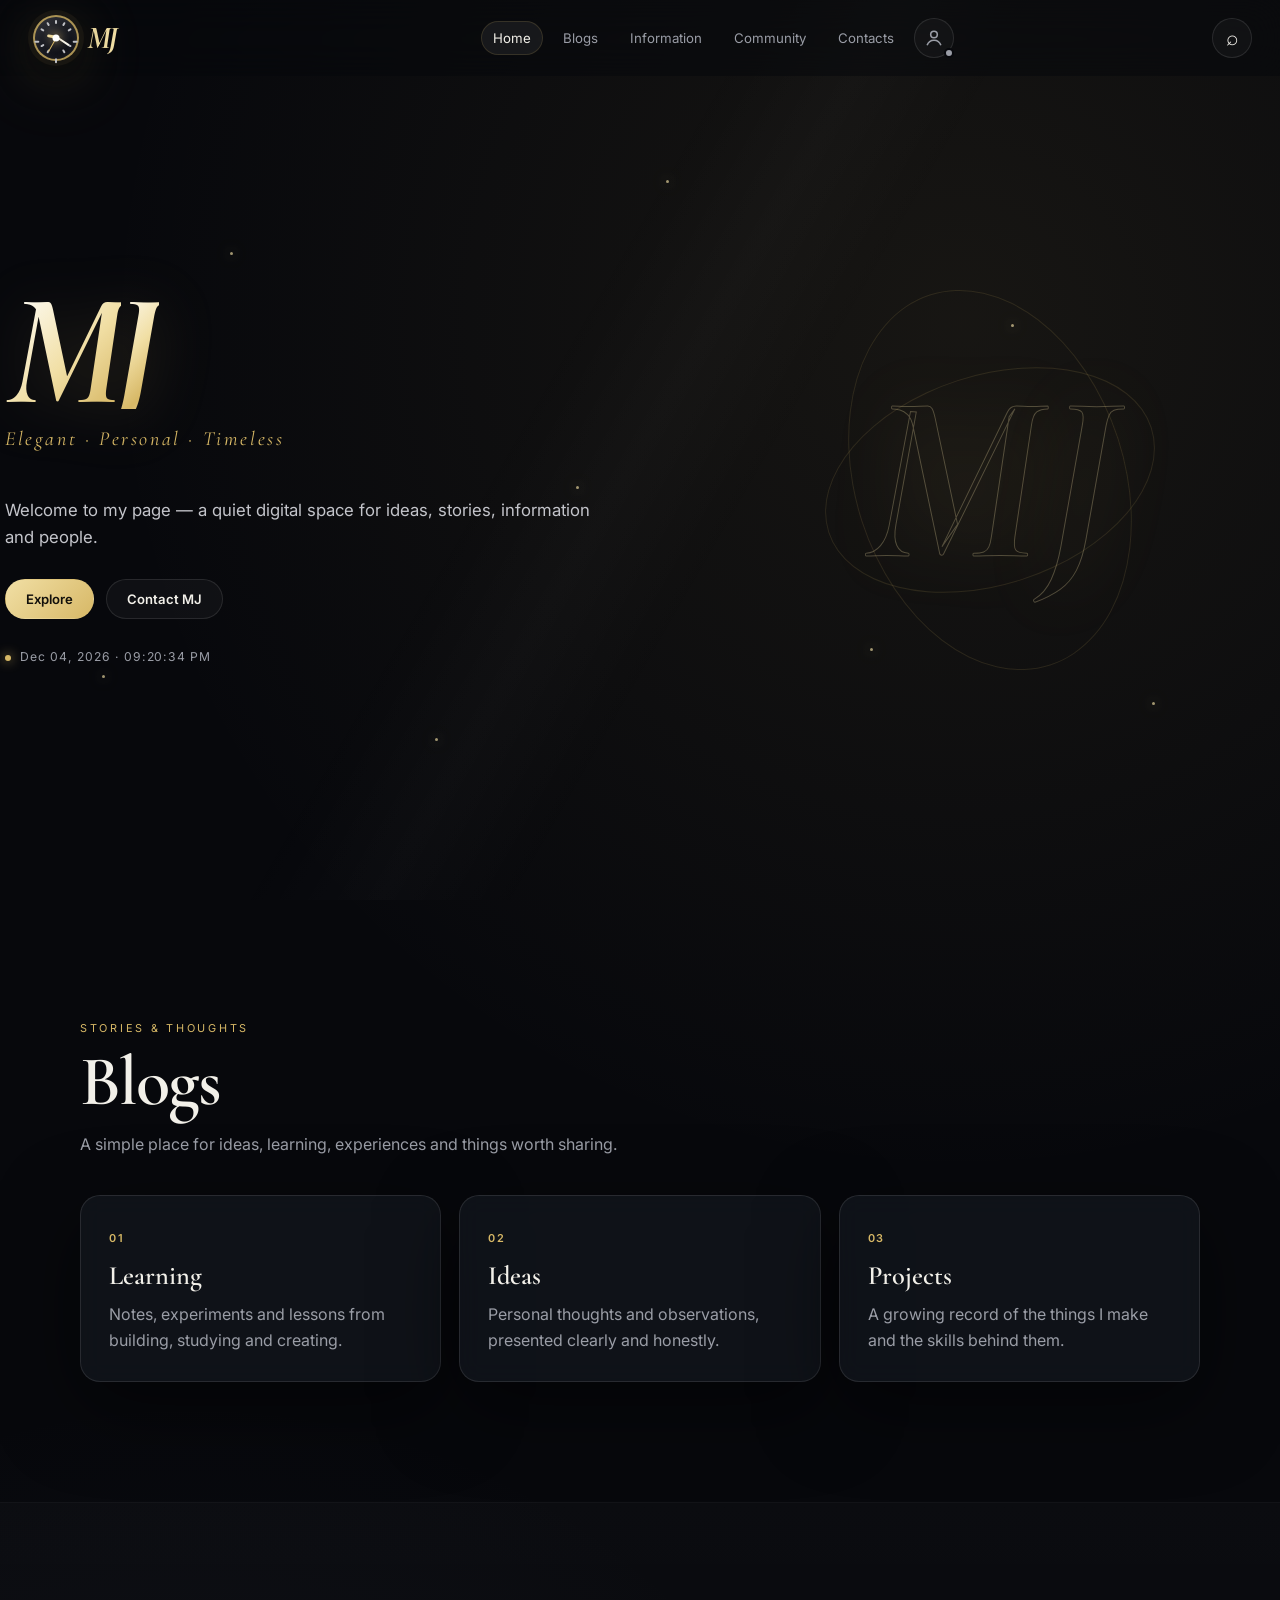
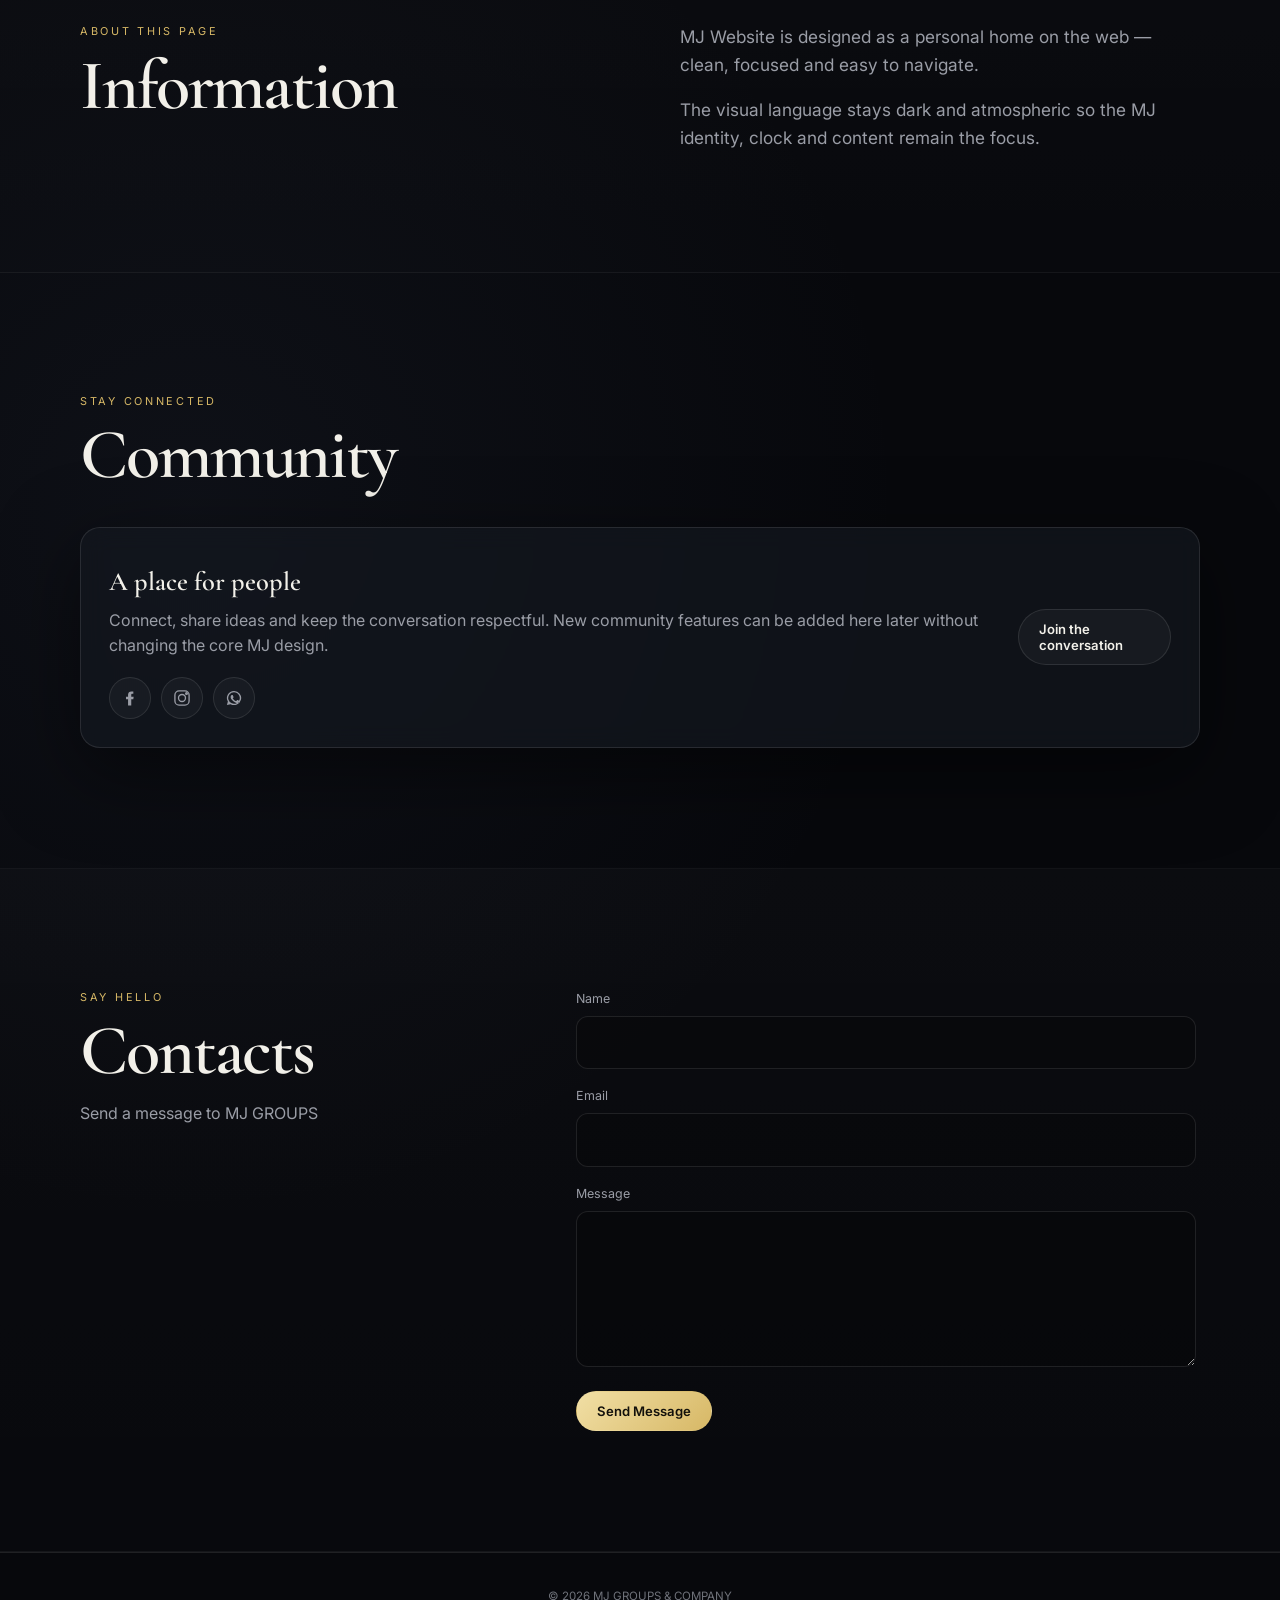
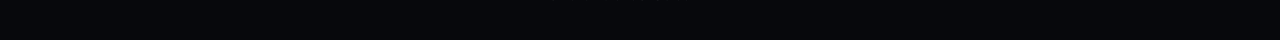
<file: index.html>
<!DOCTYPE html>
<html lang="en">
<head>
  <meta charset="UTF-8">
  <meta name="viewport" content="width=device-width, initial-scale=1.0">
  <meta name="description" content="MJ Website — a personal space for blogs, information, community and contact.">
  <meta name="theme-color" content="#08090d">
  <title>MJ</title>
  <link rel="stylesheet" href="css/style.css">
  <link rel="preconnect" href="https://fonts.googleapis.com">
  <link rel="preconnect" href="https://fonts.gstatic.com" crossorigin>
  <link href="https://fonts.googleapis.com/css2?family=Cormorant+Garamond:ital,wght@0,500;0,600;0,700;1,600;1,700&family=Inter:wght@400;500;600;700&display=swap" rel="stylesheet">
</head>
<body>
  <div class="ambient" aria-hidden="true"><span></span><span></span><span></span><span></span><span></span><span></span><span></span><span></span></div>

  <button class="clock-logo" id="clock-logo" type="button" aria-label="MJ clock. Click to return home." aria-expanded="false">
    <span class="clock-face">
      <span class="clock-mark"></span><span class="clock-mark"></span><span class="clock-mark"></span><span class="clock-mark"></span>
      <span class="clock-mark"></span><span class="clock-mark"></span><span class="clock-mark"></span><span class="clock-mark"></span>
      <span class="clock-mark"></span><span class="clock-mark"></span><span class="clock-mark"></span><span class="clock-mark"></span>
      <span class="clock-hand clock-hour" id="clock-hour"></span>
      <span class="clock-hand clock-minute" id="clock-minute"></span>
      <span class="clock-hand clock-second" id="clock-second"></span>
      <span class="clock-center-dot"></span>
    </span>
  </button>

  <nav class="navbar" id="navbar" aria-label="Main navigation">
    <a class="nav-brand" href="#home" aria-label="MJ Website home">
      <span class="nav-brand-slot" aria-hidden="true"></span>
      <span class="brand-mj">MJ</span>
    </a>
    <ul class="nav-links" id="nav-links">
      <li><a href="#home" class="active">Home</a></li>
      <li><a href="#blogs">Blogs</a></li>
      <li><a href="#information">Information</a></li>
      <li><a href="#community">Community</a></li>
      <li><a href="#contacts">Contacts</a></li>
      <li class="account-nav-item">
        <button class="account-nav-trigger" id="account-nav-trigger" type="button" aria-expanded="false" aria-label="Account">
          <svg viewBox="0 0 24 24" width="22" height="22" fill="none" stroke="currentColor" stroke-width="1.7" aria-hidden="true">
            <circle cx="12" cy="8.2" r="3.6"/>
            <path d="M4.5 20c1.2-3.6 4.3-5.6 7.5-5.6s6.3 2 7.5 5.6"/>
          </svg>
          <span class="account-status-dot" id="account-status-dot" aria-hidden="true"></span>
        </button>
        <div class="account-dropdown" id="account-dropdown" role="menu" aria-hidden="true">
          <a href="account.php?view=login" id="account-link-login" role="menuitem">Login</a>
          <a href="account.php?view=register" id="account-link-register" role="menuitem">Register</a>
        </div>
      </li>



    </ul>
    <button class="search-toggle" id="search-toggle" type="button" aria-label="Open Google search">⌕</button>
  </nav>

  <main>
    <header id="home" class="hero page-section">
      <div class="hero-content">
        <div class="hero-title-block">
          <h1 class="site-title" aria-label="MJ">
            <span class="mj-monogram"><span class="mj-letter mj-m">M</span><span class="mj-letter mj-j">J</span></span>
          </h1>
          <div class="hero-clock-anchor" id="hero-clock-anchor" aria-hidden="true"></div>
          <p class="hero-tagline">Elegant · Personal · Timeless</p>
        </div>
        <p class="hero-subtitle">Welcome to my page — a quiet digital space for ideas, stories, information and people.</p>
        <div class="hero-actions">
          <a href="#blogs" class="btn btn-primary">Explore</a>
          <a href="#contacts" class="btn btn-secondary">Contact MJ</a>
        </div>
        <p class="time-line"><span class="time-dot"></span><span id="world-time">Synchronizing world time…</span></p>
      </div>
      <div class="hero-visual" aria-hidden="true">
        <div class="glow-orbit orbit-one"></div><div class="glow-orbit orbit-two"></div>
        <div class="hero-emblem">MJ</div>
      </div>
    </header>

    <section id="blogs" class="section page-section">
      <div class="container">
        <p class="eyebrow">Stories & thoughts</p>
        <h2 class="section-title">Blogs</h2>
        <p class="section-subtitle">A simple place for ideas, learning, experiences and things worth sharing.</p>
        <div class="content-grid">
          <article class="glass-card"><span class="card-number">01</span><h3>Learning</h3><p>Notes, experiments and lessons from building, studying and creating.</p></article>
          <article class="glass-card"><span class="card-number">02</span><h3>Ideas</h3><p>Personal thoughts and observations, presented clearly and honestly.</p></article>
          <article class="glass-card"><span class="card-number">03</span><h3>Projects</h3><p>A growing record of the things I make and the skills behind them.</p></article>
        </div>
      </div>
    </section>

    <section id="information" class="section page-section section-alt">
      <div class="container split">
        <div><p class="eyebrow">About this page</p><h2 class="section-title">Information</h2></div>
        <div class="info-copy"><p>MJ Website is designed as a personal home on the web — clean, focused and easy to navigate.</p><p>The visual language stays dark and atmospheric so the MJ identity, clock and content remain the focus.</p></div>
      </div>
    </section>

    <section id="community" class="section page-section">
      <div class="container">
        <p class="eyebrow">Stay connected</p><h2 class="section-title">Community</h2>
        <div class="community-card glass-card"><div><h3>A place for people</h3><p>Connect, share ideas and keep the conversation respectful. New community features can be added here later without changing the core MJ design.</p><div class="social-links" aria-label="Follow MJ on social media">
          <a class="social-link" href="https://www.facebook.com/" target="_blank" rel="noopener" aria-label="MJ on Facebook" title="Facebook">
            <svg viewBox="0 0 24 24" width="20" height="20" fill="currentColor" aria-hidden="true"><path d="M13.5 21v-7.5h2.5l.4-3h-2.9V8.4c0-.87.24-1.46 1.49-1.46H16V4.34C15.72 4.3 14.74 4.2 13.6 4.2c-2.33 0-3.93 1.42-3.93 4.03V10.5H7.2v3h2.47V21h3.83z"/></svg>
          </a>
          <a class="social-link" href="https://instagram.com/innocent_boy_.fx" target="_blank" rel="noopener" aria-label="MJ on Instagram" title="Instagram">
            <svg viewBox="0 0 24 24" width="20" height="20" fill="none" stroke="currentColor" stroke-width="1.6" aria-hidden="true"><rect x="3.5" y="3.5" width="17" height="17" rx="5"/><circle cx="12" cy="12" r="4.2"/><circle cx="17.4" cy="6.6" r="1"/></svg>
          </a>
          <a class="social-link" href="https://wa.me/916385376635" target="_blank" rel="noopener" aria-label="Message MJ on WhatsApp" title="WhatsApp">
            <svg viewBox="0 0 24 24" width="20" height="20" fill="currentColor" aria-hidden="true"><path d="M12 3.5a8.5 8.5 0 0 0-7.35 12.77L3.5 20.5l4.36-1.14A8.5 8.5 0 1 0 12 3.5zm0 1.6a6.9 6.9 0 0 1 5.86 10.55l-.24.38.6 2.2-2.26-.59-.37.22A6.9 6.9 0 1 1 12 5.1zm-2.44 3.4c-.17 0-.45.06-.68.32-.24.26-.9.88-.9 2.14 0 1.26.92 2.48 1.05 2.65.13.17 1.8 2.75 4.36 3.75 2.16.85 2.6.68 3.07.64.47-.04 1.5-.61 1.71-1.2.21-.6.21-1.1.15-1.2-.06-.1-.24-.17-.5-.3-.26-.13-1.5-.74-1.74-.82-.23-.09-.4-.13-.57.13-.17.26-.65.82-.8.99-.15.17-.29.19-.55.06-.26-.13-1.1-.4-2.09-1.28-.77-.69-1.29-1.53-1.44-1.79-.15-.26-.02-.4.11-.53.12-.12.26-.3.4-.45.13-.15.17-.26.26-.43.09-.17.04-.32-.02-.45-.06-.13-.57-1.4-.79-1.92-.2-.5-.42-.44-.57-.44z"/></svg>
          </a>
        </div></div><a class="btn btn-secondary" href="#contacts">Join the conversation</a></div>
      </div>
    </section>

    <section id="contacts" class="section page-section section-alt">
      <div class="container contact-layout">
        <div><p class="eyebrow">Say hello</p><h2 class="section-title">Contacts</h2><p class="section-subtitle">Send a message to MJ GROUPS</p></div>
        <form id="contact-form" class="contact-form" novalidate>
          <input type="hidden" name="csrf_token" id="csrf-token" value="">
          <div class="form-group"><label for="name">Name</label><input type="text" id="name" name="name" maxlength="80" autocomplete="name" required></div>
          <div class="form-group"><label for="email">Email</label><input type="email" id="email" name="email" maxlength="160" autocomplete="email" required></div>
          <div class="form-group"><label for="message">Message</label><textarea id="message" name="message" rows="5" maxlength="2000" required></textarea></div>
          <button type="submit" class="btn btn-primary">Send Message</button><div id="form-status" class="form-status" role="status" aria-live="polite"></div>
        </form>
      </div>
    </section>



  <div class="search-panel" id="search-panel" aria-hidden="true">
    <div class="search-backdrop" data-close-search></div>
    <form class="search-box" id="google-search-form" action="https://www.google.com/search" method="get" target="_blank" rel="noopener">
      <button type="button" class="search-close" data-close-search aria-label="Close search">×</button>
      <p class="eyebrow">MJ Website</p><h2>Search the web</h2>
      <input type="search" name="q" id="google-search-input" placeholder="Search Google…" autocomplete="off" required>
      <div class="search-actions">
        <button class="btn btn-primary" type="submit">GOOGLE SEARCH</button>
        <button class="btn btn-secondary" id="mj-search-button" type="button">MJ Search</button>
      </div>
      <div id="mj-search-results" class="mj-search-results" aria-live="polite"></div>
    </form>
  </div>

  <footer class="footer"><div class="container"><p>© 2026 MJ GROUPS & COMPANY</p></div></footer>

  <script src="js/main.js" defer></script>
</body>
</html>
</file>
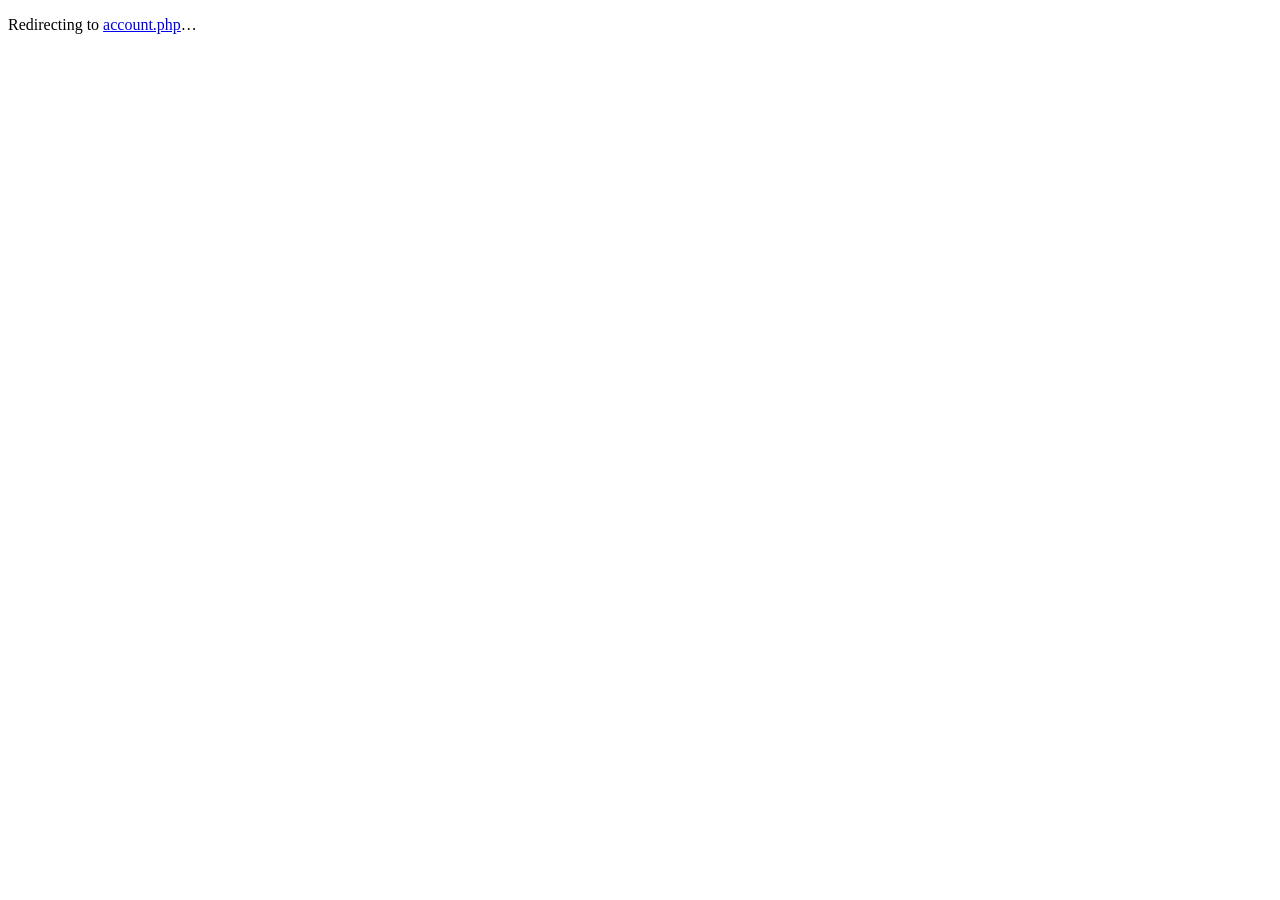
<file: account.html>
<!doctype html>
<html lang="en">
<head>
  <meta charset="utf-8">
  <title>MJ · Account</title>
  <!--
    This static file is kept only to avoid breaking old bookmarks/links.
    The real, working account page is account.php (server-rendered login/register
    tabs, talks to php/auth.php). See README.md.
  -->
  <meta http-equiv="refresh" content="0; url=account.php?view=login">
  <link rel="canonical" href="account.php?view=login">
</head>
<body>
  <p>Redirecting to <a href="account.php?view=login">account.php</a>…</p>
</body>
</html>
</file>
<file: css/style.css>
*,*::before,*::after{box-sizing:border-box;margin:0;padding:0}
:root{--bg:#07080c;--bg2:#0d1016;--card:rgba(20,24,32,.68);--text:#f2f0e9;--muted:#9a9da6;--gold:#d7b866;--gold2:#f1dfa5;--line:rgba(255,255,255,.1);--shadow:0 24px 80px rgba(0,0,0,.5);--sans:'Inter',system-ui,sans-serif;--display:'Cormorant Garamond',Georgia,serif}
html{scroll-behavior:smooth;scroll-padding-top:86px}body{font-family:var(--sans);background:radial-gradient(circle at 75% 10%,rgba(215,184,102,.08),transparent 28%),radial-gradient(circle at 15% 65%,rgba(90,105,140,.09),transparent 30%),var(--bg);color:var(--text);line-height:1.6;overflow-x:hidden;min-height:100vh}body:before{content:"";position:fixed;inset:0;z-index:-3;background:linear-gradient(120deg,transparent 0 42%,rgba(255,255,255,.018) 50%,transparent 58%);animation:shadowMove 14s ease-in-out infinite alternate;pointer-events:none}.ambient{position:fixed;inset:0;z-index:-2;pointer-events:none;overflow:hidden}.ambient span{position:absolute;width:3px;height:3px;border-radius:50%;background:rgba(241,223,165,.65);box-shadow:0 0 14px rgba(241,223,165,.7);animation:float 9s linear infinite}.ambient span:nth-child(1){left:8%;top:75%;animation-delay:-2s}.ambient span:nth-child(2){left:18%;top:28%;animation-delay:-7s}.ambient span:nth-child(3){left:34%;top:82%;animation-delay:-4s}.ambient span:nth-child(4){left:52%;top:20%;animation-delay:-6s}.ambient span:nth-child(5){left:68%;top:72%;animation-delay:-1s}.ambient span:nth-child(6){left:79%;top:36%;animation-delay:-8s}.ambient span:nth-child(7){left:90%;top:78%;animation-delay:-3s}.ambient span:nth-child(8){left:45%;top:54%;animation-delay:-5s}
.container{width:min(1120px,calc(100% - 40px));margin:auto}.navbar{position:fixed;top:0;left:0;right:0;height:76px;z-index:200;display:flex;align-items:center;gap:28px;padding:0 28px 0 33px;background:rgba(7,8,12,.52);backdrop-filter:blur(18px);border-bottom:1px solid transparent;transition:.35s ease}.navbar.scrolled{background:rgba(7,8,12,.84);border-bottom-color:var(--line)}.nav-brand{display:flex;align-items:center;gap:8px;color:var(--text);text-decoration:none;min-width:190px}.brand-mj{font:700 2rem/1 var(--display);font-style:italic;color:var(--gold2);letter-spacing:-.08em}.nav-brand-slot{width:46px;height:46px;display:block}.nav-links{list-style:none;display:flex;align-items:center;justify-content:center;gap:8px;flex:1}.nav-links a{color:var(--muted);text-decoration:none;padding:9px 12px;border-radius:999px;font-size:.83rem;transition:.25s}.nav-links a:hover,.nav-links a.active{color:var(--text);background:rgba(255,255,255,.06)}.nav-links a.active{box-shadow:inset 0 0 0 1px rgba(215,184,102,.16)}.search-toggle{border:1px solid var(--line);background:rgba(255,255,255,.03);color:var(--text);width:40px;height:40px;border-radius:50%;font-size:1.3rem;cursor:pointer}.clock-logo{--clock-nav-size:46px;--clock-hero-size:64px;position:fixed;z-index:300;width:var(--clock-hero-size);height:var(--clock-hero-size);padding:0;border:0;background:none;cursor:pointer;transition:top 1.45s cubic-bezier(.22,.8,.22,1),left 1.45s cubic-bezier(.22,.8,.22,1),width 1.45s cubic-bezier(.22,.8,.22,1),height 1.45s cubic-bezier(.22,.8,.22,1),transform .9s cubic-bezier(.22,.8,.22,1);filter:drop-shadow(0 8px 30px rgba(215,184,102,.2))}.clock-logo:focus-visible{outline:2px solid var(--gold);outline-offset:5px;border-radius:50%}.clock-face{display:block;position:relative;width:100%;height:100%;border-radius:50%;border:2px solid rgba(215,184,102,.78);background:radial-gradient(circle at 35% 28%,#2a2b31,#11131a 62%,#08090d);box-shadow:0 0 0 5px rgba(215,184,102,.06),inset 0 1px 8px rgba(255,255,255,.09),0 12px 35px rgba(0,0,0,.55)}.clock-mark{position:absolute;top:8%;left:50%;width:2px;height:9%;margin-left:-1px;background:#bfc0c5;transform-origin:50% 470%;border-radius:2px}.clock-mark:nth-child(1){transform:rotate(0deg)}.clock-mark:nth-child(2){transform:rotate(30deg)}.clock-mark:nth-child(3){transform:rotate(60deg)}.clock-mark:nth-child(4){transform:rotate(90deg);height:11%}.clock-mark:nth-child(5){transform:rotate(120deg)}.clock-mark:nth-child(6){transform:rotate(150deg)}.clock-mark:nth-child(7){transform:rotate(180deg);height:11%}.clock-mark:nth-child(8){transform:rotate(210deg)}.clock-mark:nth-child(9){transform:rotate(240deg)}.clock-mark:nth-child(10){transform:rotate(270deg);height:11%}.clock-mark:nth-child(11){transform:rotate(300deg)}.clock-mark:nth-child(12){transform:rotate(330deg)}.clock-hand{position:absolute;bottom:50%;left:50%;transform-origin:50% 100%;border-radius:3px}.clock-hour{width:3px;height:25%;background:#f1dfa5}.clock-minute{width:2px;height:34%;background:#f6f4ed}.clock-second{width:1px;height:39%;background:#d7b866}.clock-center-dot{position:absolute;width:7px;height:7px;left:50%;top:50%;transform:translate(-50%,-50%);background:#fff;border-radius:50%;box-shadow:0 0 10px var(--gold)}.clock-docking{will-change:top,left,width,height,transform}.clock-bloom{animation:clockBloom .9s cubic-bezier(.16,1,.3,1)}
.hero{position:relative;min-height:100vh;padding:150px 0 90px;display:grid;grid-template-columns:1.05fr .95fr;align-items:center;gap:60px}.hero-content{position:relative;padding-left:5px}.hero-title-block{position:relative;display:inline-block}.site-title{display:flex;flex-direction:column;gap:2px;margin-bottom:18px}.mj-monogram{display:inline-flex;position:relative;font:700 clamp(5.8rem,14vw,10rem)/.72 var(--display);font-style:italic;letter-spacing:-.02em;filter:drop-shadow(0 8px 30px rgba(215,184,102,.18))}.mj-letter{background:linear-gradient(135deg,#fff,var(--gold2) 35%,var(--gold) 60%,#fff);background-size:220% auto;-webkit-background-clip:text;background-clip:text;-webkit-text-fill-color:transparent;animation:shimmer 7s ease-in-out infinite}.mj-j{margin-left:-.08em;position:relative;z-index:2;display:inline-block;transform:translateX(.02em);}.site-name{font-size:.95rem;text-transform:uppercase;letter-spacing:.62em;color:var(--muted);padding-left:7px}.hero-tagline{font:italic 1.25rem var(--display);color:var(--gold);letter-spacing:.13em}.hero-clock-anchor{position:absolute;top:-8px;right:-4px;width:var(--clock-hero-size);height:var(--clock-hero-size);pointer-events:none;transform:translate(18%,-24%)}.hero-subtitle{max-width:590px;margin-top:45px;color:#c3c4ca;font-size:1.05rem}.hero-actions{display:flex;gap:12px;margin-top:28px}.btn{display:inline-flex;align-items:center;justify-content:center;border-radius:999px;padding:11px 20px;text-decoration:none;border:1px solid var(--line);font:600 .82rem var(--sans);cursor:pointer;transition:.25s}.btn-primary{background:linear-gradient(135deg,var(--gold2),var(--gold));color:#12100b;border-color:transparent}.btn-primary:hover{transform:translateY(-2px);box-shadow:0 10px 30px rgba(215,184,102,.18)}.btn-secondary{background:rgba(255,255,255,.035);color:var(--text)}.btn-secondary:hover{background:rgba(255,255,255,.08);transform:translateY(-2px)}.time-line{margin-top:28px;color:var(--muted);font-size:.76rem;letter-spacing:.08em}.time-dot{display:inline-block;width:6px;height:6px;border-radius:50%;background:var(--gold);box-shadow:0 0 12px var(--gold);margin-right:9px}.hero-visual{min-height:430px;position:relative;display:grid;place-items:center}.hero-emblem{font:italic 700 clamp(8rem,22vw,15rem)/1 var(--display);color:transparent;-webkit-text-stroke:1px rgba(241,223,165,.28);text-shadow:0 0 80px rgba(215,184,102,.12);animation:emblemPulse 5s ease-in-out infinite}.glow-orbit{position:absolute;border:1px solid rgba(215,184,102,.13);border-radius:50%;transform:rotate(-18deg)}.orbit-one{width:340px;height:210px;animation:orbit 13s linear infinite}.orbit-two{width:270px;height:390px;animation:orbit 18s linear infinite reverse}
.page-section{position:relative}.section{padding:120px 0}.section-alt{background:linear-gradient(180deg,rgba(255,255,255,.018),rgba(255,255,255,.008));border-top:1px solid rgba(255,255,255,.04);border-bottom:1px solid rgba(255,255,255,.04)}.eyebrow{text-transform:uppercase;letter-spacing:.25em;color:var(--gold);font-size:.68rem;margin-bottom:10px}.section-title{font:600 clamp(2.5rem,6vw,4.4rem)/1 var(--display);letter-spacing:-.03em}.section-subtitle{color:var(--muted);max-width:650px;margin-top:14px}.content-grid{display:grid;grid-template-columns:repeat(3,1fr);gap:18px;margin-top:38px}.glass-card{background:var(--card);border:1px solid var(--line);border-radius:20px;padding:28px;backdrop-filter:blur(12px);box-shadow:var(--shadow)}.glass-card h3{font:600 1.65rem var(--display);margin:10px 0}.glass-card p,.info-copy p{color:var(--muted)}.card-number{font:600 .68rem/1 var(--sans);letter-spacing:.15em;color:var(--gold)}.split{display:grid;grid-template-columns:1fr 1fr;gap:80px;align-items:start}.info-copy{display:grid;gap:18px;font-size:1.08rem}.community-card{display:flex;align-items:center;justify-content:space-between;gap:30px;margin-top:36px}.contact-layout{display:grid;grid-template-columns:.8fr 1.2fr;gap:80px;align-items:start}.contact-form{max-width:620px}.form-group{margin-bottom:17px}.form-group label{display:block;color:var(--muted);font-size:.78rem;margin-bottom:7px}.form-group input,.form-group textarea{width:100%;border:1px solid var(--line);background:rgba(0,0,0,.24);color:var(--text);border-radius:12px;padding:13px 15px;font:inherit;outline:none;transition:.2s}.form-group input:focus,.form-group textarea:focus{border-color:rgba(215,184,102,.7);box-shadow:0 0 0 3px rgba(215,184,102,.08)}.form-group textarea{resize:vertical}.form-status{display:none;margin-top:14px;padding:12px 14px;border-radius:10px;font-size:.82rem}.form-status.success{display:block;color:#bde7c4;background:rgba(61,140,75,.12);border:1px solid rgba(61,140,75,.25)}.form-status.error{display:block;color:#ffb4ae;background:rgba(180,60,50,.12);border:1px solid rgba(180,60,50,.25)}.search-panel{position:fixed;inset:0;z-index:500;display:grid;place-items:center;opacity:0;visibility:hidden;transition:.25s}.search-panel.open{opacity:1;visibility:visible}.search-backdrop{position:absolute;inset:0;background:rgba(0,0,0,.72);backdrop-filter:blur(10px)}.search-box{position:relative;width:min(560px,calc(100% - 32px));padding:34px;background:#11141b;border:1px solid var(--line);border-radius:22px;box-shadow:var(--shadow);z-index:1}.search-box h2{font:600 2.3rem var(--display);margin-bottom:20px}.search-box input{width:100%;padding:15px;border-radius:12px;border:1px solid var(--line);background:#080a0f;color:var(--text);font:inherit;margin-bottom:14px}.search-actions{display:flex;gap:10px;align-items:center}.mj-search-results{margin-top:18px;max-height:230px;overflow:auto;color:var(--muted);font-size:.82rem}.mj-search-results a{display:block;color:var(--text);text-decoration:none;padding:9px 10px;border:1px solid var(--line);border-radius:10px;margin-top:7px;background:rgba(255,255,255,.025)}.mj-search-results a:hover{border-color:rgba(215,184,102,.45);background:rgba(215,184,102,.06)}.search-close{position:absolute;right:16px;top:12px;border:0;background:none;color:var(--muted);font-size:1.8rem;cursor:pointer}.footer{padding:34px 0;text-align:center;border-top:1px solid var(--line);color:#6f727a;font-size:.72rem}
@keyframes shimmer{0%,100%{background-position:200% center}50%{background-position:-100% center}}@keyframes shadowMove{from{transform:translateX(-3%)}to{transform:translateX(3%)}}@keyframes float{0%{transform:translate3d(0,30px,0);opacity:0}20%,80%{opacity:.8}100%{transform:translate3d(35px,-100vh,0);opacity:0}}@keyframes emblemPulse{50%{transform:scale(1.035);opacity:.82}}@keyframes orbit{to{transform:rotate(342deg)}}@keyframes dockSpin{from{transform:rotate(0)}to{transform:rotate(-360deg)}}

body.radha-active{background:#07080c}
main,.footer{position:relative;z-index:2}
.radha-wallpaper-layer{position:fixed;inset:0;z-index:0;pointer-events:none;opacity:0;visibility:hidden;transition:opacity 1.4s cubic-bezier(.22,.8,.22,1),visibility 0s linear 1.4s;background-image:linear-gradient(180deg,rgba(5,7,14,.20),rgba(5,7,14,.62)),url('../images/radha%20krishna.png');background-size:cover;background-position:center;background-repeat:no-repeat;filter:saturate(.92) contrast(1.04);transform:scale(1.025);}
.radha-wallpaper-layer.visible{opacity:.82;visibility:visible;transition:opacity 1.4s cubic-bezier(.22,.8,.22,1)}
.radha-glow{position:absolute;inset:0;background:radial-gradient(circle at 50% 42%,rgba(255,241,190,.20),transparent 45%),linear-gradient(180deg,transparent 40%,rgba(4,5,10,.42));}
body.radha-active .navbar{background:rgba(7,8,12,.38);}
.account-heading{display:flex;justify-content:space-between;gap:50px;align-items:end}
.account-heading .section-subtitle{max-width:500px;margin:0}
.auth-grid{display:grid;grid-template-columns:1fr 1fr;gap:18px;margin-top:38px}
.auth-card{padding:30px}
.auth-card h3{font:600 1.7rem var(--display);margin:10px 0 24px}
.auth-logout{margin-left:8px}
.account-state{margin-top:18px;color:var(--muted);font-size:.8rem;letter-spacing:.04em}
@keyframes clockBloom{0%{filter:drop-shadow(0 8px 30px rgba(215,184,102,.2)) scale(1)}45%{filter:drop-shadow(0 0 28px rgba(241,223,165,.72)) scale(1.08)}100%{filter:drop-shadow(0 8px 30px rgba(215,184,102,.2)) scale(1)}}
@media(max-width:900px){.account-heading{display:block}.account-heading .section-subtitle{margin-top:14px}.auth-grid{grid-template-columns:1fr}.auth-logout{margin-left:0;margin-top:8px}
.navbar{gap:10px;padding:0 16px}.hero-content{padding-left:5px}.nav-brand{min-width:auto}.nav-links{gap:0}.nav-links a{padding:8px 7px;font-size:.72rem}.hero{grid-template-columns:1fr;padding-top:130px;text-align:center}.hero-subtitle{margin-left:auto;margin-right:auto}.hero-actions{justify-content:center}.hero-visual{min-height:300px}.split,.contact-layout{grid-template-columns:1fr;gap:35px}.content-grid{grid-template-columns:1fr}.community-card{align-items:flex-start;flex-direction:column}}
@media(max-width:640px){.navbar{height:auto;min-height:68px;flex-wrap:wrap;padding:10px 12px}.nav-brand-slot{width:40px;height:40px}.nav-brand{flex:1}.nav-links{order:3;width:100%;overflow-x:auto;justify-content:flex-start;padding-bottom:2px}.search-toggle{width:38px;height:38px}.clock-logo{--clock-nav-size:40px;--clock-hero-size:68px}.hero-clock-anchor{width:50px;height:50px;top:-5px;right:-2px;transform:translate(12%,-20%)}.hero{padding-top:150px}.mj-monogram{font-size:6rem}.site-name{letter-spacing:.42em}.hero-visual{min-height:240px}.hero-emblem{font-size:9rem}.section{padding:85px 0}.container{width:min(100% - 28px,1120px)}}
@media(prefers-reduced-motion:reduce){*,*::before,*::after{animation-duration:.001ms!important;animation-iteration-count:1!important;scroll-behavior:auto!important;transition:none!important}}

/* One-time Japanese anime atmosphere: triggered by the MJ clock once per browser session. */
.anime-memory-layer{position:fixed;inset:0;z-index:150;pointer-events:none;opacity:0;background-image:linear-gradient(180deg,rgba(5,7,14,.22),rgba(5,7,14,.72)),url("https://images.unsplash.com/photo-1590796583326-afd3bb20d22d?auto=format&fit=crop&fm=jpg&ixlib=rb-4.1.0&q=80&w=2400");background-size:cover;background-position:center;filter:saturate(.92) contrast(1.05);transform:scale(1.08);mix-blend-mode:screen;}
.anime-memory-layer::before{content:"";position:absolute;inset:0;background:radial-gradient(circle at 50% 50%,rgba(255,245,210,.34),rgba(215,184,102,.12) 18%,transparent 48%);opacity:0;transform:scale(.08);}
.anime-memory-layer.play{animation:animeMemoryFade 8.5s cubic-bezier(.22,.61,.36,1) forwards;}
.anime-memory-layer.play::before{animation:animeMemoryBurst 2.2s cubic-bezier(.16,1,.3,1) forwards;}
@keyframes animeMemoryFade{0%{opacity:0;transform:scale(1.16)}12%{opacity:.82;transform:scale(1.04)}30%{opacity:.76;transform:scale(1)}58%{opacity:.46;transform:scale(1.015)}100%{opacity:0;transform:scale(1.035)}}
@keyframes animeMemoryBurst{0%{opacity:0;transform:scale(.08)}24%{opacity:.9;transform:scale(1.35)}52%{opacity:.26;transform:scale(2.5)}100%{opacity:0;transform:scale(4.2)}}
@media(prefers-reduced-motion:reduce){.anime-memory-layer.play,.anime-memory-layer.play::before{animation:none}.anime-memory-layer.play{opacity:.35}}
/* MJ account menu + smooth scroll-docking clock */
.account-nav-item{position:relative}.account-nav-trigger{border:1px solid var(--line);background:rgba(255,255,255,.03);color:var(--muted);width:40px;height:40px;padding:0;border-radius:50%;display:inline-flex;align-items:center;justify-content:center;cursor:pointer;transition:.25s}.account-nav-trigger:hover,.account-nav-trigger[aria-expanded="true"]{color:var(--text);background:rgba(255,255,255,.08);border-color:rgba(215,184,102,.3)}.account-dropdown{position:absolute;top:calc(100% + 10px);right:0;min-width:145px;padding:7px;border:1px solid var(--line);border-radius:16px;background:rgba(10,11,16,.94);backdrop-filter:blur(20px);box-shadow:0 18px 45px rgba(0,0,0,.35);opacity:0;visibility:hidden;transform:translateY(-8px) scale(.98);transition:opacity .22s ease,transform .22s ease,visibility .22s}.account-dropdown.open{opacity:1;visibility:visible;transform:translateY(0) scale(1)}.account-dropdown a,.account-dropdown button{display:block;width:100%;text-align:left;border:0;background:none;font:500 .8rem var(--sans);color:var(--muted);text-decoration:none;padding:10px 12px;border-radius:10px;cursor:pointer;transition:.2s}.account-dropdown a:hover,.account-dropdown button:hover{color:var(--text);background:rgba(215,184,102,.1)}.social-links{display:flex;gap:10px;margin-top:18px}.social-link{display:inline-flex;align-items:center;justify-content:center;width:42px;height:42px;border-radius:50%;border:1px solid var(--line);background:rgba(255,255,255,.03);color:var(--muted);transition:.25s}.social-link:hover{background:rgba(215,184,102,.12);border-color:rgba(215,184,102,.4);color:var(--gold2);transform:translateY(-2px)}.clock-logo{transition:top 1.55s cubic-bezier(.16,1,.3,1),left 1.55s cubic-bezier(.16,1,.3,1),width 1.55s cubic-bezier(.16,1,.3,1),height 1.55s cubic-bezier(.16,1,.3,1),transform .8s cubic-bezier(.16,1,.3,1)}.clock-docking{will-change:top,left,width,height}.account-page{min-height:100vh;display:grid;place-items:center;padding:30px}.account-shell{width:min(100%,520px);position:relative;z-index:2}.account-back{display:inline-block;color:var(--muted);text-decoration:none;margin-bottom:15px;font-size:.82rem}.account-panel{padding:38px}.account-logo{font:italic 700 3.5rem/1 var(--display);color:var(--gold2);margin-bottom:12px}.account-switch{margin-top:14px;padding:20px;text-align:center;font-size:.85rem;color:var(--muted)}.account-switch a{color:var(--gold2);text-decoration:none;font-weight:600}.account-switch a:hover{text-decoration:underline}
.account-center-panel{text-align:center}.account-center-avatar{width:76px;height:76px;margin:0 auto 16px;border-radius:50%;display:flex;align-items:center;justify-content:center;font:700 2rem var(--display);color:#12100b;background:linear-gradient(135deg,var(--gold2),var(--gold))}.account-center-name{font:600 1.6rem var(--display);margin:6px 0 2px}.account-center-email{color:var(--muted);font-size:.85rem;margin-bottom:24px}.account-center-info{text-align:left;display:flex;flex-direction:column;gap:14px;padding:18px 0;border-top:1px solid var(--line);border-bottom:1px solid var(--line);margin-bottom:22px}.account-center-info div{display:flex;justify-content:space-between;gap:12px;font-size:.85rem}.account-center-info span{color:var(--muted)}.account-center-info strong{font-weight:600;color:var(--text);text-align:right}.auth-form .form-group{margin-bottom:17px}.password-wrap{position:relative;display:block}.password-wrap input{padding-right:52px;margin-top:0}.password-toggle{position:absolute;right:8px;top:50%;bottom:auto;transform:translateY(-50%);width:38px;height:38px;border:0;border-radius:10px;background:rgba(255,255,255,.05);color:var(--gold2);cursor:pointer;display:flex;align-items:center;justify-content:center;line-height:1;font-size:1rem;padding:0}.ac-password-field{position:relative;display:block;width:100%;margin-top:6px}.ac-password-field input{width:100%}.ac-password-toggle{z-index:2}.full{width:100%;margin-top:5px}.account-note{margin-top:18px;color:var(--muted);font-size:.72rem;line-height:1.5}.form-status{min-height:20px;margin-top:12px;font-size:.78rem}.form-status.success{color:#b8e5c0}.form-status.error{color:#f1a9a9}.radha-wallpaper-layer{z-index:0}@media(max-width:640px){.account-dropdown{right:auto;left:0}.account-panel{padding:28px}.nav-links{align-items:center}}

/* MJ account dropdown: attached directly beneath the Account navigation item. */
.account-nav-item{position:relative;display:flex;align-items:center}
.account-status-dot{position:absolute;right:0;bottom:0;width:10px;height:10px;border-radius:50%;background:var(--muted);border:2px solid var(--bg);transition:background .3s ease}
.account-status-dot.connected{background:#4ee08a;box-shadow:0 0 8px rgba(78,224,138,.65)}
.account-dropdown{top:100%;right:0;margin-top:2px;min-width:155px;padding:7px;border:1px solid rgba(215,184,102,.18);border-radius:15px;background:rgba(8,9,13,.96);backdrop-filter:blur(22px);box-shadow:0 20px 55px rgba(0,0,0,.48)}
.account-dropdown::before{content:"";position:absolute;top:-5px;right:24px;width:9px;height:9px;background:rgba(8,9,13,.96);border-left:1px solid rgba(215,184,102,.18);border-top:1px solid rgba(215,184,102,.18);transform:rotate(45deg)}
.account-dropdown a,.account-dropdown button{position:relative;z-index:1}
/* Clock starts as a subtle dot and only becomes the full logo after the first scroll/swipe. */
.clock-logo{transform-origin:center;transition:top 1.55s cubic-bezier(.16,1,.3,1),left 1.55s cubic-bezier(.16,1,.3,1),width 1.55s cubic-bezier(.16,1,.3,1),height 1.55s cubic-bezier(.16,1,.3,1),opacity .7s ease,filter .9s ease}
.clock-logo:not(.clock-visible){cursor:default;opacity:.85;filter:drop-shadow(0 0 8px rgba(215,184,102,.55))}
.clock-logo:not(.clock-visible) .clock-face{border:0;background:var(--gold2);box-shadow:0 0 0 3px rgba(215,184,102,.08),0 0 18px rgba(215,184,102,.5)}
.clock-logo:not(.clock-visible) .clock-mark,.clock-logo:not(.clock-visible) .clock-hand,.clock-logo:not(.clock-visible) .clock-center-dot{opacity:0}
.clock-visible{opacity:1}
.account-clock-dot{display:inline-block;width:9px;height:9px;margin:0 9px 0 2px;border-radius:50%;background:var(--gold2);box-shadow:0 0 14px rgba(241,223,165,.7);vertical-align:middle}
.account-page .account-panel{animation:accountIn .65s cubic-bezier(.16,1,.3,1) both}
@keyframes accountIn{from{opacity:0;transform:translateY(18px) scale(.98)}to{opacity:1;transform:none}}
@media(max-width:640px){.account-dropdown{left:auto;right:0}.account-dropdown::before{right:24px}}

.mj-greeting{position:fixed;top:25px;right:25px;z-index:9999;max-width:360px;padding:16px 20px;color:#fff;background:rgba(20,20,35,.94);border:1px solid rgba(255,255,255,.2);border-radius:14px;box-shadow:0 12px 35px rgba(0,0,0,.3);opacity:0;transform:translateY(-20px);transition:opacity .4s,transform .4s;font-size:15px;line-height:1.5}.mj-greeting.show{opacity:1;transform:translateY(0)}.mj-greeting.success{border-left:5px solid #42e695}.mj-greeting.error{border-left:5px solid #ff5f6d}@media(max-width:600px){.mj-greeting{top:15px;right:15px;left:15px;max-width:none}}

/* MJ clock center mode — isolated enhancement */
.clock-logo.clock-center-open {
  z-index: 1000;
  transform: scale(1.08);
  filter: drop-shadow(0 0 34px rgba(241,223,165,.5));
}
.clock-logo.clock-center-open .clock-face {
  box-shadow:
    0 0 0 8px rgba(215,184,102,.08),
    0 0 70px rgba(215,184,102,.22),
    inset 0 1px 10px rgba(255,255,255,.12),
    0 18px 55px rgba(0,0,0,.62);
}
body.clock-center-active::after {
  content: "";
  position: fixed;
  inset: 0;
  z-index: 900;
  pointer-events: none;
  background: radial-gradient(circle at center, rgba(215,184,102,.07), transparent 26%, rgba(0,0,0,.08) 70%);
  animation: mjClockCenterAtmosphere 3s ease both;
}
@keyframes mjClockCenterAtmosphere {
  0% { opacity: 0; }
  22% { opacity: .32; }
  62% { opacity: .65; }
  100% { opacity: .42; }
}

/* MJ Account Center — full settings experience, using the existing MJ visual language */
.account-center-page{display:block;min-height:100vh;padding:26px}.account-center-layout{width:min(1180px,100%);margin:0 auto;display:grid;grid-template-columns:285px minmax(0,1fr);gap:22px;position:relative;z-index:2}.account-center-sidebar{position:sticky;top:22px;height:calc(100vh - 44px);max-height:850px;padding:20px;display:flex;flex-direction:column;overflow:auto}.ac-brand{display:flex;align-items:center;gap:9px;margin:6px 0 22px;color:var(--text);font-weight:700;font-size:.9rem}.ac-brand-mark{font:italic 800 1.55rem var(--display);color:var(--gold2)}.ac-profile-mini{display:flex;align-items:center;gap:10px;width:100%;border:1px solid var(--line);background:rgba(255,255,255,.025);color:var(--text);padding:10px;border-radius:14px;text-align:left;cursor:pointer}.ac-profile-mini strong,.ac-profile-mini small{display:block;overflow:hidden;text-overflow:ellipsis;white-space:nowrap;max-width:175px}.ac-profile-mini small{color:var(--muted);font-size:.68rem;margin-top:2px}.ac-avatar{width:66px;height:66px;flex:0 0 66px;border-radius:50%;display:flex;align-items:center;justify-content:center;font:800 1.75rem var(--display);color:#12100b;background:linear-gradient(135deg,var(--gold2),var(--gold));box-shadow:0 0 30px rgba(215,184,102,.13)}.ac-avatar-small{width:38px;height:38px;flex-basis:38px;font-size:1rem}.ac-nav{margin-top:20px;overflow:auto}.ac-nav-title{margin:18px 8px 7px;color:#777984;font-size:.62rem;letter-spacing:.16em;font-weight:700}.ac-nav-item{width:100%;border:0;background:transparent;color:var(--muted);padding:10px 11px;border-radius:11px;text-align:left;display:flex;gap:10px;align-items:center;font:600 .76rem var(--sans);cursor:pointer;transition:.2s}.ac-nav-item span{width:18px;text-align:center;color:var(--gold2);font-size:.95rem}.ac-nav-item:hover{color:var(--text);background:rgba(255,255,255,.045)}.ac-nav-item.active{color:var(--text);background:rgba(215,184,102,.1);box-shadow:inset 0 0 0 1px rgba(215,184,102,.15)}.ac-logout{margin-top:auto;border:1px solid rgba(215,184,102,.18);background:rgba(215,184,102,.06);color:var(--gold2);padding:11px;border-radius:12px;font:700 .75rem var(--sans);cursor:pointer}.account-center-content{min-width:0}.ac-mobile-head{display:none}.ac-view{display:none;animation:accountIn .45s cubic-bezier(.16,1,.3,1) both}.ac-view.active{display:block}.ac-hero{padding:28px;display:flex;align-items:center;gap:18px}.ac-hero-copy{flex:1;min-width:0}.ac-hero-copy h1{font:600 clamp(1.7rem,3vw,2.5rem) var(--display);margin:2px 0}.ac-hero-copy>p:last-child{color:var(--muted);margin:0}.ac-grid{display:grid;gap:14px;margin-top:14px}.ac-grid-2{grid-template-columns:repeat(2,minmax(0,1fr))}.ac-card{min-height:105px;width:100%;padding:18px;display:flex;align-items:center;gap:14px;text-align:left;color:var(--text);cursor:pointer;transition:.25s}.ac-card:hover{transform:translateY(-2px);border-color:rgba(215,184,102,.25);background:rgba(255,255,255,.045)}.ac-card-icon{width:42px;height:42px;border-radius:12px;display:grid;place-items:center;background:rgba(215,184,102,.08);color:var(--gold2);font-size:1.1rem;flex:0 0 42px}.ac-card span:nth-child(2){flex:1}.ac-card strong,.ac-card small{display:block}.ac-card strong{font-size:.83rem}.ac-card small{color:var(--muted);font-size:.7rem;line-height:1.45;margin-top:4px}.ac-card>b{color:var(--gold2);font-size:1.1rem}.ac-section{margin-top:14px;padding:20px;display:flex;justify-content:space-between;gap:15px;align-items:center}.ac-section h2{font:600 1.1rem var(--display);margin:2px 0 4px}.ac-muted,.ac-page-head>p:last-child{color:var(--muted);font-size:.78rem;line-height:1.5}.ac-status-pill,.ac-verified{font-size:.68rem;color:#b8e5c0;background:rgba(90,170,105,.09);border:1px solid rgba(90,170,105,.18);padding:6px 9px;border-radius:999px;white-space:nowrap}.ac-page-head{padding:18px 3px 17px}.ac-page-head h1{font:600 clamp(1.7rem,3vw,2.4rem) var(--display);margin:2px 0}.ac-page-head p:last-child{margin:5px 0 0}.ac-settings{overflow:hidden}.ac-setting-row{min-height:72px;padding:15px 18px;display:flex;align-items:center;justify-content:space-between;gap:18px;border-bottom:1px solid var(--line)}.ac-setting-row:last-child{border-bottom:0}.ac-setting-row>div{min-width:0}.ac-setting-row strong,.ac-setting-row small{display:block}.ac-setting-row strong{font-size:.8rem}.ac-setting-row small{color:var(--muted);font-size:.7rem;margin-top:4px;line-height:1.45}.ac-row-button{width:100%;border:0;background:transparent;color:var(--text);text-align:left;cursor:pointer}.ac-row-button:hover{background:rgba(255,255,255,.035)}.ac-row-button>b{color:var(--gold2);font-size:1.1rem}.ac-outline{border:1px solid var(--line);background:rgba(255,255,255,.03);color:var(--gold2);border-radius:999px;padding:7px 13px;font:600 .7rem var(--sans);cursor:pointer}.ac-outline:hover{background:rgba(215,184,102,.1)}.ac-info-box,.ac-warning{margin-top:14px;padding:15px 17px;border-radius:14px;border:1px solid var(--line);background:rgba(255,255,255,.025);display:flex;gap:10px;flex-direction:column;font-size:.73rem}.ac-info-box span,.ac-warning span{color:var(--muted);line-height:1.5}.ac-warning{border-color:rgba(215,184,102,.18);background:rgba(215,184,102,.045)}.ac-warning strong{color:var(--gold2)}.danger strong,.ac-danger-copy{color:#f0aaa8}.ac-switch{position:relative;width:42px;height:24px;flex:0 0 42px}.ac-switch input{opacity:0;width:0;height:0}.ac-switch span{position:absolute;inset:0;background:#272831;border:1px solid var(--line);border-radius:999px;cursor:pointer;transition:.2s}.ac-switch span:before{content:"";position:absolute;width:18px;height:18px;left:2px;top:2px;border-radius:50%;background:#a5a6ad;transition:.2s}.ac-switch input:checked+span{background:rgba(215,184,102,.25);border-color:rgba(215,184,102,.45)}.ac-switch input:checked+span:before{transform:translateX(18px);background:var(--gold2)}.ac-empty{padding:45px 20px;text-align:center;color:var(--muted);display:flex;align-items:center;flex-direction:column;gap:6px}.ac-empty span{font-size:1.8rem;color:var(--gold2)}.ac-empty strong{color:var(--text);font-size:.85rem}.ac-empty small{font-size:.7rem}.ac-modal-backdrop{position:fixed;inset:0;z-index:1200;display:grid;place-items:center;padding:20px;background:rgba(0,0,0,.65);backdrop-filter:blur(12px)}.ac-modal-backdrop[hidden]{display:none}.ac-modal{width:min(100%,470px);padding:28px;position:relative}.ac-modal h2{font:600 1.5rem var(--display);margin:4px 0 18px}.ac-modal-close{position:absolute;right:15px;top:12px;border:0;background:transparent;color:var(--muted);font-size:1.5rem;cursor:pointer}.ac-modal-form{display:flex;flex-direction:column;gap:14px}.ac-modal-form label{font-size:.72rem;color:var(--muted)}.ac-modal-form input{display:block;width:100%;margin-top:6px;padding:11px 12px;border:1px solid var(--line);border-radius:10px;background:rgba(255,255,255,.04);color:var(--text);outline:none}.ac-modal-form input:focus{border-color:rgba(215,184,102,.5);box-shadow:0 0 0 3px rgba(215,184,102,.07)}.btn-danger{background:linear-gradient(135deg,#d37b78,#a74e52);color:#fff;border:0}.ac-danger-copy{font-size:.78rem;line-height:1.5;margin:0 0 15px}@media(max-width:900px){.account-center-layout{grid-template-columns:1fr}.account-center-sidebar{position:relative;top:auto;height:auto;max-height:none}.ac-nav{display:grid;grid-template-columns:repeat(2,minmax(0,1fr));gap:4px}.ac-nav-title{grid-column:1/-1}.ac-logout{margin-top:16px}.account-center-content{min-width:0}}
@media(max-width:640px){.account-center-page{padding:12px}.ac-hero{padding:20px;flex-wrap:wrap}.ac-hero .btn{width:100%}.ac-grid-2{grid-template-columns:1fr}.ac-nav{grid-template-columns:1fr}.ac-mobile-head{display:flex;justify-content:space-between;align-items:center;margin:4px 2px 14px;font-size:.8rem}.account-center-sidebar .account-back{display:none}.account-center-sidebar{padding:14px}.ac-section{align-items:flex-start;flex-direction:column}.ac-setting-row{padding:14px}.ac-modal{padding:22px}}

/* MJ Account Center — animated sidebar enhancement */
.account-center-sidebar{overflow:visible}
.account-center-sidebar::before{content:"";position:absolute;inset:0;border-radius:inherit;pointer-events:none;background:radial-gradient(circle at 15% 8%,rgba(215,184,102,.10),transparent 30%),linear-gradient(180deg,rgba(255,255,255,.025),transparent 55%);opacity:.9}
.account-center-sidebar>*{position:relative;z-index:1}
.ac-nav{scrollbar-width:thin;scrollbar-color:rgba(215,184,102,.25) transparent;padding-right:3px}
.ac-nav-item{position:relative;overflow:hidden;min-height:42px;border:1px solid transparent}
.ac-nav-item::before{content:"";position:absolute;left:0;top:7px;bottom:7px;width:3px;border-radius:99px;background:var(--gold2);transform:scaleY(0);transition:transform .28s cubic-bezier(.16,1,.3,1)}
.ac-nav-item::after{content:"";position:absolute;inset:0;background:linear-gradient(90deg,rgba(215,184,102,.12),transparent 70%);opacity:0;transform:translateX(-12px);transition:.28s ease}
.ac-nav-item:hover::after,.ac-nav-item.active::after{opacity:1;transform:translateX(0)}
.ac-nav-item.active{border-color:rgba(215,184,102,.16);background:rgba(215,184,102,.09);box-shadow:0 8px 22px rgba(0,0,0,.16),inset 0 0 0 1px rgba(255,255,255,.025)}
.ac-nav-item.active::before{transform:scaleY(1)}
.ac-nav-item span{position:relative;z-index:2;transition:transform .28s ease,color .28s ease}
.ac-nav-item:hover span,.ac-nav-item.active span{transform:scale(1.08);color:var(--gold2)}
.ac-nav-item>span+*{position:relative;z-index:2}
.ac-profile-mini{transition:.28s cubic-bezier(.16,1,.3,1);box-shadow:0 8px 22px rgba(0,0,0,.12)}
.ac-profile-mini:hover{transform:translateY(-1px);border-color:rgba(215,184,102,.25);background:rgba(215,184,102,.055)}
.ac-sidebar-toggle{display:none}
.ac-sidebar-backdrop{display:none}
@media(max-width:900px){
 .account-center-sidebar{position:fixed;left:14px;top:14px;bottom:14px;width:min(330px,calc(100vw - 28px));height:auto;max-height:none;z-index:1100;transform:translateX(calc(-100% - 30px));transition:transform .38s cubic-bezier(.16,1,.3,1);box-shadow:0 25px 70px rgba(0,0,0,.55)}
 .account-center-sidebar.ac-sidebar-open{transform:translateX(0)}
 .ac-sidebar-toggle{display:flex;position:fixed;right:16px;top:16px;z-index:1001;width:46px;height:46px;border:1px solid rgba(215,184,102,.22);border-radius:14px;align-items:center;justify-content:center;background:rgba(11,13,16,.72);backdrop-filter:blur(14px);color:var(--gold2);font-size:1.15rem;cursor:pointer;box-shadow:0 10px 28px rgba(0,0,0,.35)}
 .ac-sidebar-toggle span{display:block;transition:.3s}
 .ac-sidebar-open~.ac-sidebar-toggle span{transform:rotate(90deg)}
 .ac-sidebar-backdrop{position:fixed;inset:0;z-index:1090;background:rgba(0,0,0,.48);backdrop-filter:blur(4px);opacity:0;pointer-events:none;display:block;transition:.3s}
 body.ac-menu-open .ac-sidebar-backdrop{opacity:1;pointer-events:auto}
 .ac-nav{display:flex;flex-direction:column;gap:3px;overflow:auto}
 .account-center-layout{display:block}
 .account-center-content{padding-top:58px}
}
@media(min-width:901px){.account-center-sidebar{animation:acSidebarIn .65s cubic-bezier(.16,1,.3,1) both}}
@keyframes acSidebarIn{from{opacity:0;transform:translateX(-18px)}to{opacity:1;transform:translateX(0)}}


/* Password eye: visually integrated into the input, matching MJ login/register fields. */
.password-wrap{position:relative;display:block;width:100%;}
.password-wrap input{padding-right:48px;margin-top:0;width:100%;}
.password-toggle,.ac-password-toggle{position:absolute;right:6px;top:50%;bottom:auto;transform:translateY(-50%);width:34px;height:34px;margin:0;padding:0;border:0!important;border-radius:50%;background:transparent!important;box-shadow:none!important;color:var(--gold2);display:flex;align-items:center;justify-content:center;line-height:1;font-size:1rem;cursor:pointer;z-index:3;}
.password-toggle:hover,.password-toggle:focus,.ac-password-toggle:hover,.ac-password-toggle:focus{background:transparent!important;box-shadow:none!important;color:var(--gold2);outline:none;}
.ac-password-field{position:relative;display:block;width:100%;margin:0 0 17px;}
.ac-password-field label{display:block;margin:0 0 7px;}
.ac-password-field input{display:block;width:100%;padding-right:48px;margin-top:0;}
</file>
